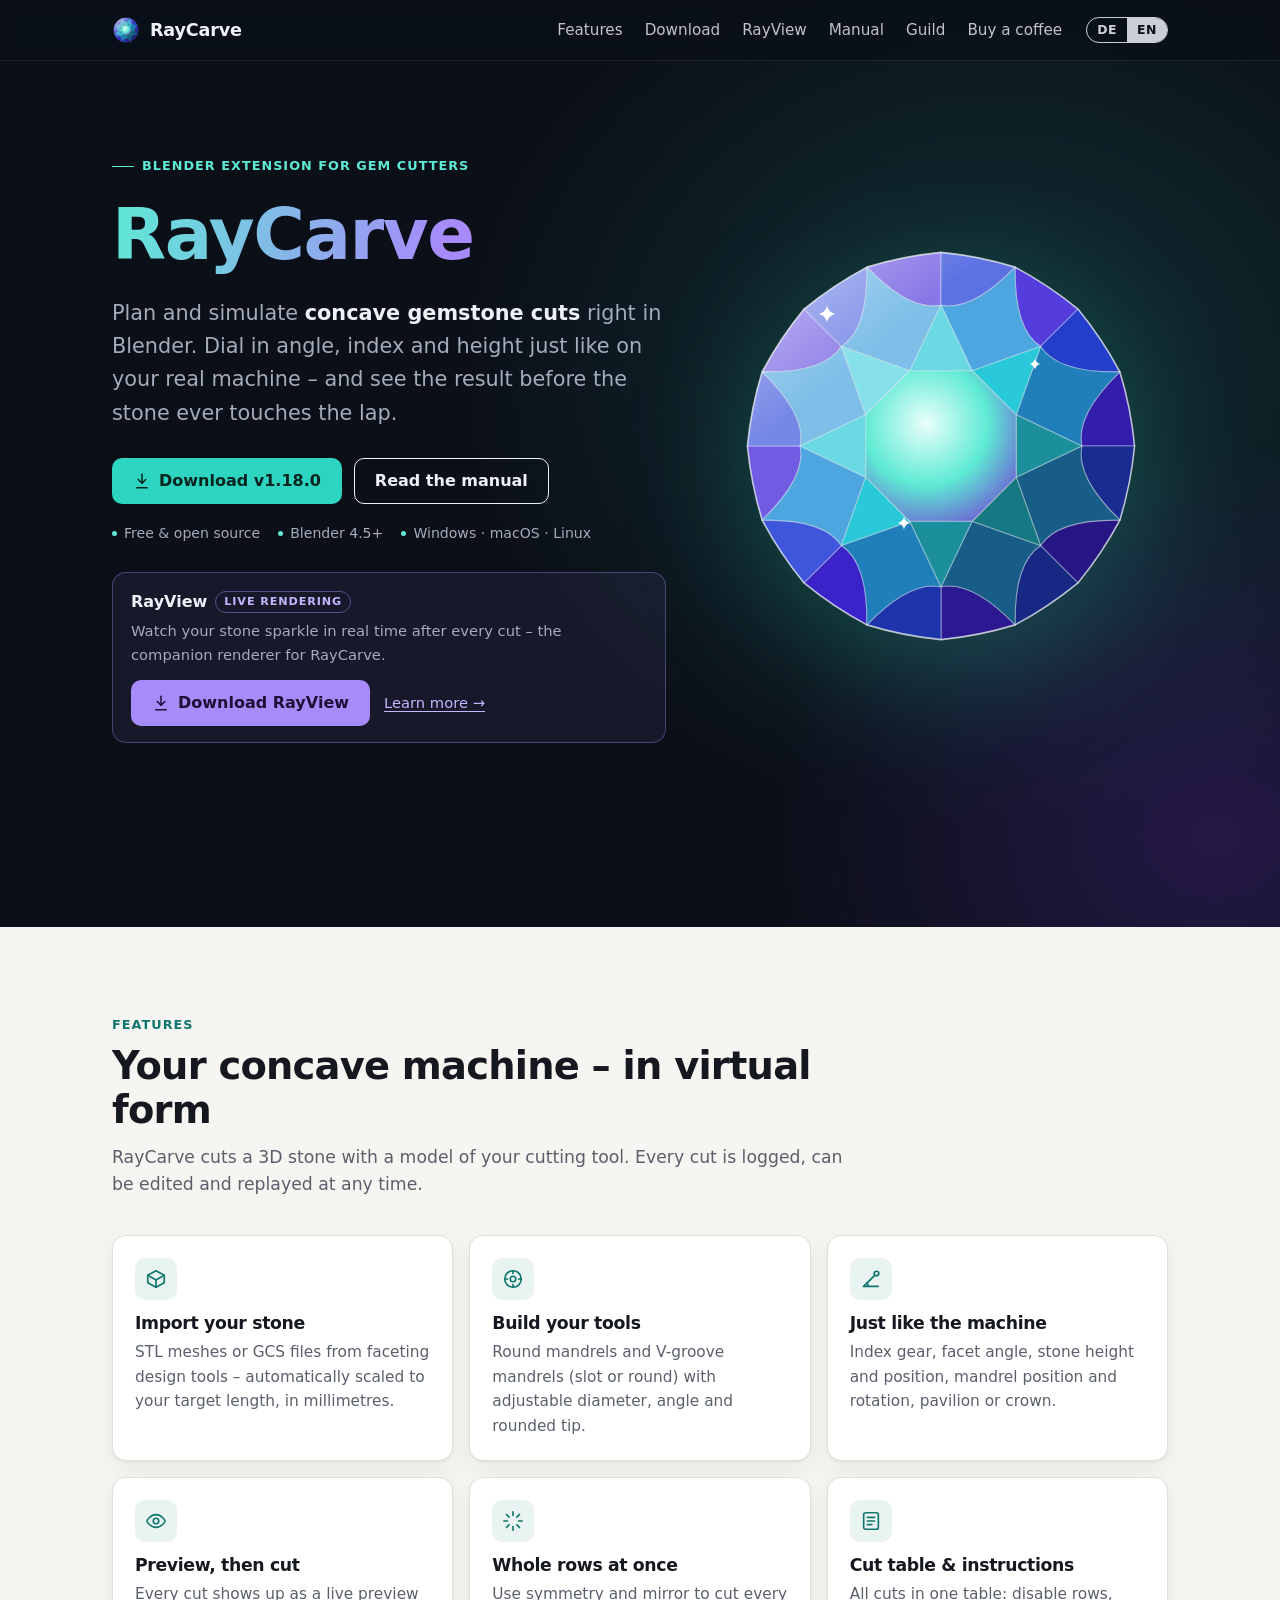
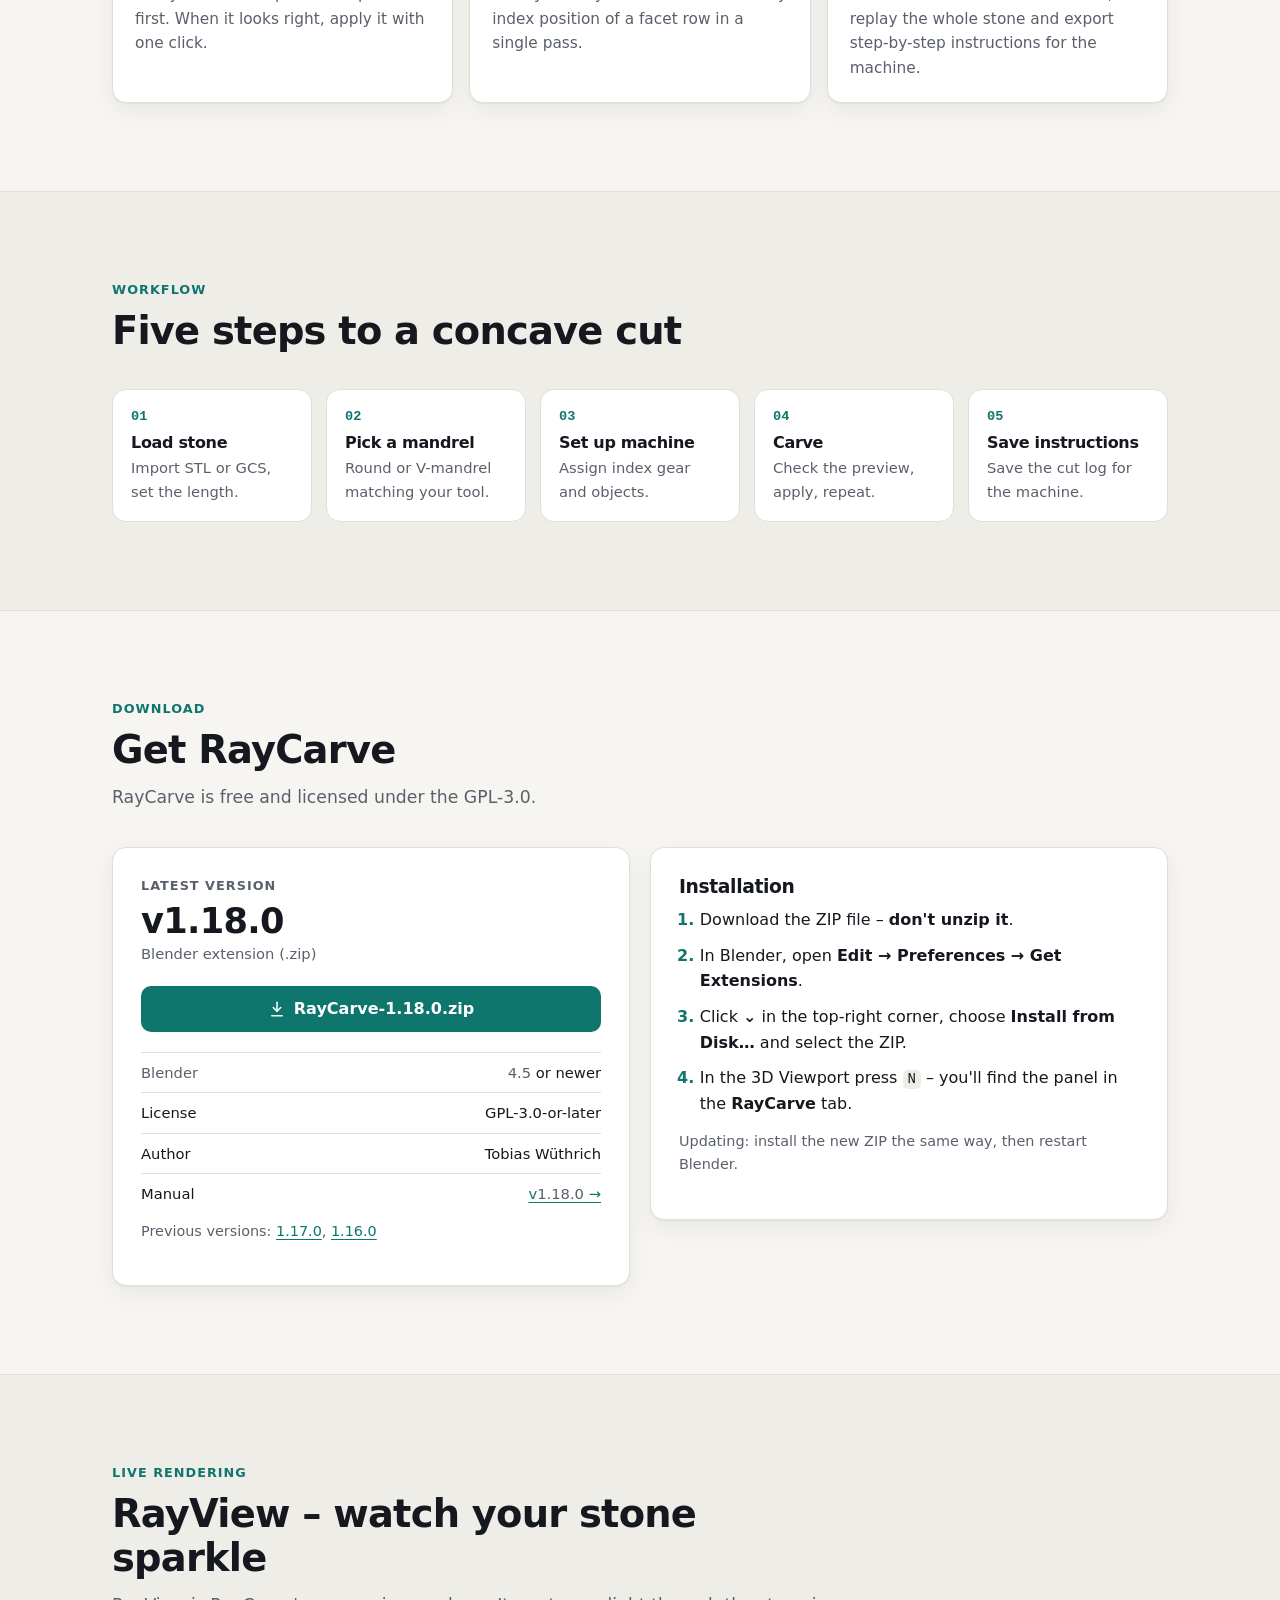
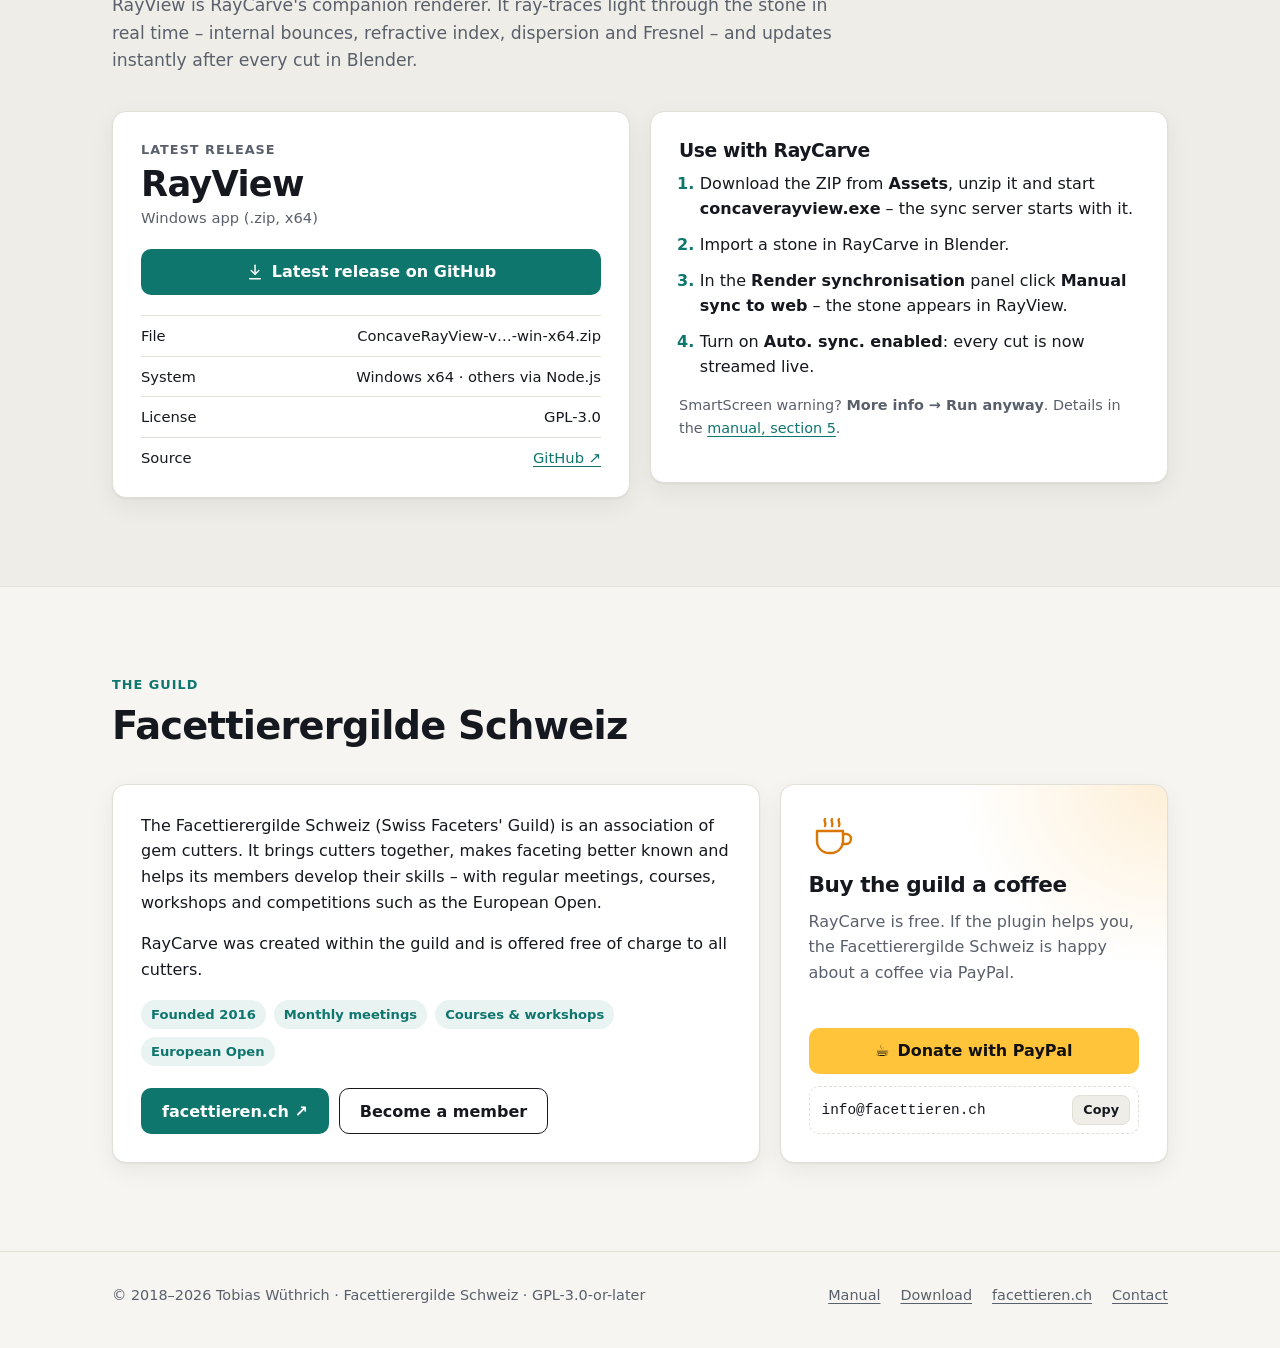
<file: website/index.html>
<!doctype html>
<html lang="de" data-lang="de">
<head>
  <meta charset="utf-8">
  <meta name="viewport" content="width=device-width, initial-scale=1">
  <title>RayCarve – Konkavschliffe in Blender planen</title>
  <meta name="title-de" content="RayCarve – Konkavschliffe in Blender planen">
  <meta name="title-en" content="RayCarve – Plan concave gem cuts in Blender">
  <meta name="description" content="RayCarve is a free Blender extension to plan and simulate concave gemstone faceting, made in the circle of the Facettierergilde Schweiz.">
  <meta name="site-root" content="./">
  <meta name="theme-color" content="#0b0f18">
  <meta property="og:title" content="RayCarve – concave faceting in Blender">
  <meta property="og:description" content="Plan and simulate concave gemstone cuts before the stone touches the machine.">
  <meta property="og:image" content="assets/gem.svg">
  <link rel="icon" href="assets/gem.svg" type="image/svg+xml">
  <link rel="stylesheet" href="assets/style.css">
  <script>
    /* set language before first paint (full logic in site.js) */
    (function () {
      var l = new URLSearchParams(location.search).get("lang");
      try { l = l || localStorage.getItem("raycarve-lang"); } catch (e) {}
      if (l !== "de" && l !== "en") l = /^de\b/i.test(navigator.language || "") ? "de" : "en";
      document.documentElement.setAttribute("data-lang", l);
      document.documentElement.setAttribute("lang", l);
    })();
  </script>
</head>
<body>

<header class="site-header">
  <div class="wrap nav">
    <a class="brand" href="./"><img src="assets/gem.svg" alt="" width="28" height="28">RayCarve</a>
    <nav class="nav-links" aria-label="Main">
      <a href="#features"><span data-l="de">Funktionen</span><span data-l="en">Features</span></a>
      <a href="#download">Download</a>
      <a href="#rayview">RayView</a>
      <a href="manual/"><span data-l="de">Handbuch</span><span data-l="en">Manual</span></a>
      <a href="#gilde"><span data-l="de">Gilde</span><span data-l="en">Guild</span></a>
      <a href="#kaffee"><span data-l="de">Kaffee spendieren</span><span data-l="en">Buy a coffee</span></a>
    </nav>
    <div class="lang-switch" role="group" aria-label="Language">
      <button type="button" data-set-lang="de" aria-pressed="false"><span>DE</span></button>
      <button type="button" data-set-lang="en" aria-pressed="false"><span>EN</span></button>
    </div>
  </div>
</header>

<main>

  <!-- ============ HERO ============ -->
  <section class="hero" aria-labelledby="hero-title">
    <div class="wrap hero-grid">
      <div>
        <div class="eyebrow">
          <span data-l="de">Blender-Erweiterung für Edelsteinschleifer</span>
          <span data-l="en">Blender extension for gem cutters</span>
        </div>
        <h1 id="hero-title"><span class="grad">RayCarve</span></h1>
        <p class="lead" data-l="de">
          Plane und simuliere <strong>Konkavschliffe</strong> direkt in Blender. Stelle Winkel, Index und Höhe ein
          wie an deiner echten Maschine – und sieh das Ergebnis, bevor der Stein die Schleifscheibe berührt.
        </p>
        <p class="lead" data-l="en">
          Plan and simulate <strong>concave gemstone cuts</strong> right in Blender. Dial in angle, index and height
          just like on your real machine – and see the result before the stone ever touches the lap.
        </p>
        <div class="hero-actions">
          <a class="btn btn-primary" data-download href="downloads/RayCarve-1.16.0.zip" download>
            <svg viewBox="0 0 24 24" fill="none" stroke="currentColor" stroke-width="2" stroke-linecap="round" stroke-linejoin="round" aria-hidden="true"><path d="M12 3v12"/><path d="m7 10 5 5 5-5"/><path d="M5 21h14"/></svg>
            <span data-l="de">Download v<span data-version>1.16.0</span></span>
            <span data-l="en">Download v<span data-version>1.16.0</span></span>
          </a>
          <a class="btn btn-ghost" href="manual/">
            <span data-l="de">Zum Handbuch</span><span data-l="en">Read the manual</span>
          </a>
        </div>
        <div class="hero-meta">
          <span data-l="de">Kostenlos &amp; Open Source</span><span data-l="en">Free &amp; open source</span>
          <span>Blender <span data-blender-min>4.5</span>+</span>
          <span>Windows · macOS · Linux</span>
        </div>
        <div class="hero-companion">
          <div class="hc-text">
            <div class="hc-title">RayView <span class="hc-tag"><span data-l="de">Live-Rendering</span><span data-l="en">Live rendering</span></span></div>
            <p data-l="de">Sieh deinen Stein nach jedem Schnitt in Echtzeit funkeln – der Begleit-Renderer zu RayCarve.</p>
            <p data-l="en">Watch your stone sparkle in real time after every cut – the companion renderer for RayCarve.</p>
          </div>
          <div class="hc-actions">
            <a class="btn btn-violet" href="https://github.com/facettierergilde/rayview/releases/latest" target="_blank" rel="noopener">
              <svg viewBox="0 0 24 24" fill="none" stroke="currentColor" stroke-width="2" stroke-linecap="round" stroke-linejoin="round" aria-hidden="true"><path d="M12 3v12"/><path d="m7 10 5 5 5-5"/><path d="M5 21h14"/></svg>
              <span data-l="de">RayView herunterladen</span><span data-l="en">Download RayView</span>
            </a>
            <a class="hc-more" href="#rayview"><span data-l="de">Mehr erfahren</span><span data-l="en">Learn more</span> →</a>
          </div>
        </div>
      </div>
      <div class="hero-art" aria-hidden="true">
        <img src="assets/gem.svg" alt="" width="440" height="440">
        <svg class="spark" style="left:22%;top:18%" viewBox="0 0 24 24"><path fill="currentColor" d="M12 0c.6 6.5 5.5 11.4 12 12-6.5.6-11.4 5.5-12 12-.6-6.5-5.5-11.4-12-12C6.5 11.4 11.4 6.5 12 0z"/></svg>
        <svg class="spark s2" style="left:70%;top:30%" viewBox="0 0 24 24"><path fill="currentColor" d="M12 0c.6 6.5 5.5 11.4 12 12-6.5.6-11.4 5.5-12 12-.6-6.5-5.5-11.4-12-12C6.5 11.4 11.4 6.5 12 0z"/></svg>
        <svg class="spark s3" style="left:40%;top:66%" viewBox="0 0 24 24"><path fill="currentColor" d="M12 0c.6 6.5 5.5 11.4 12 12-6.5.6-11.4 5.5-12 12-.6-6.5-5.5-11.4-12-12C6.5 11.4 11.4 6.5 12 0z"/></svg>
      </div>
    </div>
  </section>

  <!-- ============ FEATURES ============ -->
  <section id="features" aria-labelledby="features-title">
    <div class="wrap">
      <div class="section-head">
        <div class="kicker"><span data-l="de">Funktionen</span><span data-l="en">Features</span></div>
        <h2 id="features-title">
          <span data-l="de">Deine Konkavmaschine – virtuell</span>
          <span data-l="en">Your concave machine – in virtual form</span>
        </h2>
        <p data-l="de">RayCarve schneidet einen 3D-Stein mit dem Modell deines Schleifwerkzeugs. Jeder Schnitt wird protokolliert, lässt sich ändern und jederzeit neu berechnen.</p>
        <p data-l="en">RayCarve cuts a 3D stone with a model of your cutting tool. Every cut is logged, can be edited and replayed at any time.</p>
      </div>

      <div class="features">
        <article class="card feature">
          <div class="icon"><svg viewBox="0 0 24 24" fill="none" stroke="currentColor" stroke-width="1.8" stroke-linecap="round" stroke-linejoin="round"><path d="M12 3 3 8l9 5 9-5-9-5z"/><path d="m3 8v8l9 5 9-5V8"/><path d="M12 13v8"/></svg></div>
          <h3><span data-l="de">Stein importieren</span><span data-l="en">Import your stone</span></h3>
          <p data-l="de">STL-Modelle oder GCS-Dateien aus Facetten-Designprogrammen – automatisch auf die gewünschte Länge skaliert, in Millimetern.</p>
          <p data-l="en">STL meshes or GCS files from faceting design tools – automatically scaled to your target length, in millimetres.</p>
        </article>
        <article class="card feature">
          <div class="icon"><svg viewBox="0 0 24 24" fill="none" stroke="currentColor" stroke-width="1.8" stroke-linecap="round" stroke-linejoin="round"><circle cx="12" cy="12" r="9"/><circle cx="12" cy="12" r="3"/><path d="M12 3v3M12 18v3M3 12h3M18 12h3"/></svg></div>
          <h3><span data-l="de">Werkzeuge erzeugen</span><span data-l="en">Build your tools</span></h3>
          <p data-l="de">Runde Walzen und V-Walzen (gerade oder rund) mit wählbarem Durchmesser, Winkel und abgerundeter Spitze.</p>
          <p data-l="en">Round mandrels and V-groove mandrels (slot or round) with adjustable diameter, angle and rounded tip.</p>
        </article>
        <article class="card feature">
          <div class="icon"><svg viewBox="0 0 24 24" fill="none" stroke="currentColor" stroke-width="1.8" stroke-linecap="round" stroke-linejoin="round"><path d="M4 20h16"/><path d="M4 20 16 8"/><path d="M9 20a5 5 0 0 0-1.5-3.5"/><circle cx="18" cy="6" r="2.5"/></svg></div>
          <h3><span data-l="de">Wie an der Maschine</span><span data-l="en">Just like the machine</span></h3>
          <p data-l="de">Indexrad, Facettenwinkel, Steinhöhe und -position, Walzenposition und -drehung, Pavillon oder Krone.</p>
          <p data-l="en">Index gear, facet angle, stone height and position, mandrel position and rotation, pavilion or crown.</p>
        </article>
        <article class="card feature">
          <div class="icon"><svg viewBox="0 0 24 24" fill="none" stroke="currentColor" stroke-width="1.8" stroke-linecap="round" stroke-linejoin="round"><path d="M2 12s3.5-7 10-7 10 7 10 7-3.5 7-10 7S2 12 2 12z"/><circle cx="12" cy="12" r="3"/></svg></div>
          <h3><span data-l="de">Erst Vorschau, dann Schnitt</span><span data-l="en">Preview, then cut</span></h3>
          <p data-l="de">Jeder Schnitt erscheint zuerst als Vorschau. Passt er, wird er mit einem Klick übernommen.</p>
          <p data-l="en">Every cut shows up as a live preview first. When it looks right, apply it with one click.</p>
        </article>
        <article class="card feature">
          <div class="icon"><svg viewBox="0 0 24 24" fill="none" stroke="currentColor" stroke-width="1.8" stroke-linecap="round" stroke-linejoin="round"><path d="M12 2v4M12 18v4M4.9 4.9l2.8 2.8M16.3 16.3l2.8 2.8M2 12h4M18 12h4M4.9 19.1l2.8-2.8M16.3 7.7l2.8-2.8"/></svg></div>
          <h3><span data-l="de">Ganze Reihen auf einmal</span><span data-l="en">Whole rows at once</span></h3>
          <p data-l="de">Mit Symmetrie und Spiegelung alle Indexpositionen einer Facettenreihe in einem Durchgang schleifen.</p>
          <p data-l="en">Use symmetry and mirror to cut every index position of a facet row in a single pass.</p>
        </article>
        <article class="card feature">
          <div class="icon"><svg viewBox="0 0 24 24" fill="none" stroke="currentColor" stroke-width="1.8" stroke-linecap="round" stroke-linejoin="round"><rect x="4" y="3" width="16" height="18" rx="2"/><path d="M8 8h8M8 12h8M8 16h5"/></svg></div>
          <h3><span data-l="de">Schleiftabelle &amp; Anleitung</span><span data-l="en">Cut table &amp; instructions</span></h3>
          <p data-l="de">Alle Schnitte in einer Tabelle: einzelne Zeilen deaktivieren, neu schleifen lassen und die Anleitung für die Maschine exportieren.</p>
          <p data-l="en">All cuts in one table: disable rows, replay the whole stone and export step-by-step instructions for the machine.</p>
        </article>
      </div>
    </div>
  </section>

  <!-- ============ WORKFLOW ============ -->
  <section class="alt" aria-labelledby="workflow-title">
    <div class="wrap">
      <div class="section-head">
        <div class="kicker"><span data-l="de">Ablauf</span><span data-l="en">Workflow</span></div>
        <h2 id="workflow-title"><span data-l="de">In fünf Schritten zum Konkavschliff</span><span data-l="en">Five steps to a concave cut</span></h2>
      </div>
      <ol class="steps">
        <li><h3><span data-l="de">Stein laden</span><span data-l="en">Load stone</span></h3>
          <p data-l="de">STL oder GCS importieren, Länge festlegen.</p><p data-l="en">Import STL or GCS, set the length.</p></li>
        <li><h3><span data-l="de">Walze wählen</span><span data-l="en">Pick a mandrel</span></h3>
          <p data-l="de">Runde oder V-Walze passend zu deinem Werkzeug.</p><p data-l="en">Round or V-mandrel matching your tool.</p></li>
        <li><h3><span data-l="de">Maschine einrichten</span><span data-l="en">Set up machine</span></h3>
          <p data-l="de">Indexrad und Objekte zuweisen.</p><p data-l="en">Assign index gear and objects.</p></li>
        <li><h3><span data-l="de">Schleifen</span><span data-l="en">Carve</span></h3>
          <p data-l="de">Vorschau prüfen, übernehmen, wiederholen.</p><p data-l="en">Check the preview, apply, repeat.</p></li>
        <li><h3><span data-l="de">Anleitung sichern</span><span data-l="en">Save instructions</span></h3>
          <p data-l="de">Schleifprotokoll für die Maschine speichern.</p><p data-l="en">Save the cut log for the machine.</p></li>
      </ol>
    </div>
  </section>

  <!-- ============ DOWNLOAD ============ -->
  <section id="download" aria-labelledby="download-title">
    <div class="wrap">
      <div class="section-head">
        <div class="kicker">Download</div>
        <h2 id="download-title"><span data-l="de">RayCarve herunterladen</span><span data-l="en">Get RayCarve</span></h2>
        <p data-l="de">RayCarve ist kostenlos und steht unter der GPL-3.0-Lizenz.</p>
        <p data-l="en">RayCarve is free and licensed under the GPL-3.0.</p>
      </div>
      <div class="download-grid">
        <div class="card dl-card">
          <div class="kicker" style="font-size:.8rem;font-weight:700;letter-spacing:.08em;text-transform:uppercase;color:var(--muted)">
            <span data-l="de">Aktuelle Version</span><span data-l="en">Latest version</span>
          </div>
          <div class="version">v<span data-version>1.16.0</span></div>
          <div class="sub"><span data-l="de">Blender-Erweiterung (.zip)</span><span data-l="en">Blender extension (.zip)</span></div>
          <a class="btn btn-primary" data-download href="downloads/RayCarve-1.16.0.zip" download>
            <svg viewBox="0 0 24 24" fill="none" stroke="currentColor" stroke-width="2" stroke-linecap="round" stroke-linejoin="round" aria-hidden="true"><path d="M12 3v12"/><path d="m7 10 5 5 5-5"/><path d="M5 21h14"/></svg>
            <span>RayCarve-<span data-version>1.16.0</span>.zip</span>
          </a>
          <ul class="facts">
            <li><span>Blender</span><span><span data-blender-min>4.5</span> <span data-l="de">oder neuer</span><span data-l="en">or newer</span></span></li>
            <li><span data-l="de">Lizenz</span><span data-l="en">License</span><span>GPL-3.0-or-later</span></li>
            <li><span data-l="de">Autor</span><span data-l="en">Author</span><span>Tobias Wüthrich</span></li>
            <li><span data-l="de">Handbuch</span><span data-l="en">Manual</span><span><a href="manual/">v<span data-version>1.16.0</span> →</a></span></li>
          </ul>
          <p class="older" id="older-versions" hidden>
            <span data-l="de">Frühere Versionen:</span><span data-l="en">Previous versions:</span> <span class="list"></span>
          </p>
        </div>
        <div class="card dl-card install">
          <h3><span data-l="de">Installation</span><span data-l="en">Installation</span></h3>
          <ol data-l="de">
            <li>ZIP-Datei herunterladen – <strong>nicht entpacken</strong>.</li>
            <li>In Blender <strong>Edit → Preferences → Get Extensions</strong> öffnen (Bearbeiten → Einstellungen).</li>
            <li>Oben rechts auf <strong>⌄</strong> klicken, <strong>Install from Disk…</strong> wählen und die ZIP-Datei öffnen.</li>
            <li>In der 3D-Ansicht <kbd>N</kbd> drücken – das Panel findest du im Reiter <strong>RayCarve</strong>.</li>
          </ol>
          <ol data-l="en">
            <li>Download the ZIP file – <strong>don't unzip it</strong>.</li>
            <li>In Blender, open <strong>Edit → Preferences → Get Extensions</strong>.</li>
            <li>Click <strong>⌄</strong> in the top-right corner, choose <strong>Install from Disk…</strong> and select the ZIP.</li>
            <li>In the 3D Viewport press <kbd>N</kbd> – you'll find the panel in the <strong>RayCarve</strong> tab.</li>
          </ol>
          <p class="older" data-l="de">Update: Einfach die neue ZIP-Datei gleich installieren und Blender neu starten.</p>
          <p class="older" data-l="en">Updating: install the new ZIP the same way, then restart Blender.</p>
        </div>
      </div>
    </div>
  </section>

  <!-- ============ RAYVIEW ============ -->
  <section id="rayview" class="alt" aria-labelledby="rayview-title">
    <div class="wrap">
      <div class="section-head">
        <div class="kicker"><span data-l="de">Live-Rendering</span><span data-l="en">Live rendering</span></div>
        <h2 id="rayview-title"><span data-l="de">RayView – sieh deinen Stein funkeln</span><span data-l="en">RayView – watch your stone sparkle</span></h2>
        <p data-l="de">RayView ist der Begleit-Renderer zu RayCarve. Er verfolgt das Licht in Echtzeit durch den Stein – mit inneren Reflexionen, Brechungsindex, Dispersion und Fresnel – und zeigt nach jedem Schnitt in Blender sofort das neue Ergebnis.</p>
        <p data-l="en">RayView is RayCarve's companion renderer. It ray-traces light through the stone in real time – internal bounces, refractive index, dispersion and Fresnel – and updates instantly after every cut in Blender.</p>
      </div>
      <div class="download-grid">
        <div class="card dl-card">
          <div class="kicker" style="font-size:.8rem;font-weight:700;letter-spacing:.08em;text-transform:uppercase;color:var(--muted)">
            <span data-l="de">Neueste Version</span><span data-l="en">Latest release</span>
          </div>
          <div class="version">RayView</div>
          <div class="sub"><span data-l="de">Windows-App (.zip, x64)</span><span data-l="en">Windows app (.zip, x64)</span></div>
          <a class="btn btn-primary" href="https://github.com/facettierergilde/rayview/releases/latest" target="_blank" rel="noopener">
            <svg viewBox="0 0 24 24" fill="none" stroke="currentColor" stroke-width="2" stroke-linecap="round" stroke-linejoin="round" aria-hidden="true"><path d="M12 3v12"/><path d="m7 10 5 5 5-5"/><path d="M5 21h14"/></svg>
            <span data-l="de">Neueste Version auf GitHub</span><span data-l="en">Latest release on GitHub</span>
          </a>
          <ul class="facts">
            <li><span data-l="de">Datei</span><span data-l="en">File</span><span>ConcaveRayView-v…-win-x64.zip</span></li>
            <li><span data-l="de">System</span><span data-l="en">System</span><span><span data-l="de">Windows x64 · andere via Node.js</span><span data-l="en">Windows x64 · others via Node.js</span></span></li>
            <li><span data-l="de">Lizenz</span><span data-l="en">License</span><span>GPL-3.0</span></li>
            <li><span data-l="de">Quellcode</span><span data-l="en">Source</span><span><a href="https://github.com/facettierergilde/rayview" target="_blank" rel="noopener">GitHub ↗</a></span></li>
          </ul>
        </div>
        <div class="card dl-card install">
          <h3><span data-l="de">Mit RayCarve verwenden</span><span data-l="en">Use with RayCarve</span></h3>
          <ol data-l="de">
            <li>ZIP aus <strong>Assets</strong> herunterladen, entpacken und <strong>concaverayview.exe</strong> starten – der Sync-Server läuft automatisch mit.</li>
            <li>In Blender einen Stein in RayCarve importieren.</li>
            <li>Im Panel <strong>Render synchronisation</strong> auf <strong>Manual sync to web</strong> klicken – der Stein erscheint in RayView.</li>
            <li><strong>Auto. sync. enabled</strong> einschalten: Jeder Schnitt wird nun live übertragen.</li>
          </ol>
          <ol data-l="en">
            <li>Download the ZIP from <strong>Assets</strong>, unzip it and start <strong>concaverayview.exe</strong> – the sync server starts with it.</li>
            <li>Import a stone in RayCarve in Blender.</li>
            <li>In the <strong>Render synchronisation</strong> panel click <strong>Manual sync to web</strong> – the stone appears in RayView.</li>
            <li>Turn on <strong>Auto. sync. enabled</strong>: every cut is now streamed live.</li>
          </ol>
          <p class="older" data-l="de">Windows-SmartScreen-Warnung? <strong>Weitere Informationen → Trotzdem ausführen</strong>. Details im <a href="manual/">Handbuch, Abschnitt 5</a>.</p>
          <p class="older" data-l="en">SmartScreen warning? <strong>More info → Run anyway</strong>. Details in the <a href="manual/">manual, section 5</a>.</p>
        </div>
      </div>
    </div>
  </section>

  <!-- ============ GUILD + COFFEE ============ -->
  <section id="gilde" aria-labelledby="guild-title">
    <div class="wrap">
      <div class="section-head">
        <div class="kicker"><span data-l="de">Die Gilde</span><span data-l="en">The guild</span></div>
        <h2 id="guild-title">Facettierergilde Schweiz</h2>
      </div>
      <div class="guild-grid">
        <div class="card guild-card">
          <p data-l="de">
            Die Facettierergilde Schweiz ist ein Verein von Edelsteinschleiferinnen und Edelsteinschleifern.
            Sie fördert den Kontakt unter den Schleifern, will das Facettieren bekannter machen und hilft,
            das Können ihrer Mitglieder weiterzuentwickeln – mit regelmässigen Treffen, Kursen, Workshops
            und Wettbewerben wie der European Open.
          </p>
          <p data-l="de">RayCarve ist im Umfeld der Gilde entstanden und wird allen Schleifern kostenlos zur Verfügung gestellt.</p>
          <p data-l="en">
            The Facettierergilde Schweiz (Swiss Faceters' Guild) is an association of gem cutters. It brings cutters
            together, makes faceting better known and helps its members develop their skills – with regular meetings,
            courses, workshops and competitions such as the European Open.
          </p>
          <p data-l="en">RayCarve was created within the guild and is offered free of charge to all cutters.</p>
          <div class="facts-inline">
            <span class="pill"><span data-l="de">Gegründet 2016</span><span data-l="en">Founded 2016</span></span>
            <span class="pill"><span data-l="de">Monatliche Treffen</span><span data-l="en">Monthly meetings</span></span>
            <span class="pill"><span data-l="de">Kurse &amp; Workshops</span><span data-l="en">Courses &amp; workshops</span></span>
            <span class="pill">European Open</span>
          </div>
          <div style="display:flex;flex-wrap:wrap;gap:10px">
            <a class="btn btn-primary" href="https://www.facettieren.ch" target="_blank" rel="noopener">facettieren.ch ↗</a>
            <a class="btn btn-ghost" href="https://www.facettieren.ch/mitgliedschaft-membership/" target="_blank" rel="noopener">
              <span data-l="de">Mitglied werden</span><span data-l="en">Become a member</span>
            </a>
          </div>
        </div>

        <aside id="kaffee" class="card coffee" aria-labelledby="coffee-title">
          <svg class="cup" viewBox="0 0 48 48" fill="none" stroke="currentColor" stroke-width="2.4" stroke-linecap="round" stroke-linejoin="round" aria-hidden="true">
            <path d="M8 18h26v10a12 12 0 0 1-12 12h-2A12 12 0 0 1 8 28V18z"/>
            <path d="M34 21h3a5 5 0 0 1 0 10h-3.5"/>
            <path d="M16 6c-2 2 2 4 0 7M23 6c-2 2 2 4 0 7M30 6c-2 2 2 4 0 7"/>
          </svg>
          <h3 id="coffee-title"><span data-l="de">Spendiere der Gilde einen Kaffee</span><span data-l="en">Buy the guild a coffee</span></h3>
          <p data-l="de">RayCarve ist kostenlos. Wenn dir das Plugin hilft, freut sich die Facettierergilde Schweiz über einen Kaffee via PayPal.</p>
          <p data-l="en">RayCarve is free. If the plugin helps you, the Facettierergilde Schweiz is happy about a coffee via PayPal.</p>
          <a class="btn btn-paypal" target="_blank" rel="noopener"
             href="https://www.paypal.com/donate/?business=info%40facettieren.ch&amp;no_recurring=1&amp;currency_code=CHF&amp;item_name=Kaffee%20f%C3%BCr%20die%20Facettierergilde%20Schweiz%20(RayCarve)">
            ☕ <span data-l="de">Mit PayPal spendieren</span><span data-l="en">Donate with PayPal</span>
          </a>
          <div class="addr">
            <span>info@facettieren.ch</span>
            <button type="button" class="copy-btn" data-copy="info@facettieren.ch"><span data-l="de">Kopieren</span><span data-l="en">Copy</span></button>
          </div>
        </aside>
      </div>
    </div>
  </section>

</main>

<footer class="site-footer">
  <div class="wrap row">
    <div>© 2018–2026 Tobias Wüthrich · Facettierergilde Schweiz · GPL-3.0-or-later</div>
    <nav aria-label="Footer">
      <a href="manual/"><span data-l="de">Handbuch</span><span data-l="en">Manual</span></a>
      <a href="#download">Download</a>
      <a href="https://www.facettieren.ch" target="_blank" rel="noopener">facettieren.ch</a>
      <a href="https://www.facettieren.ch/kontakt/" target="_blank" rel="noopener"><span data-l="de">Kontakt</span><span data-l="en">Contact</span></a>
    </nav>
  </div>
</footer>

<script src="assets/site.js" defer></script>
</body>
</html>
</file>
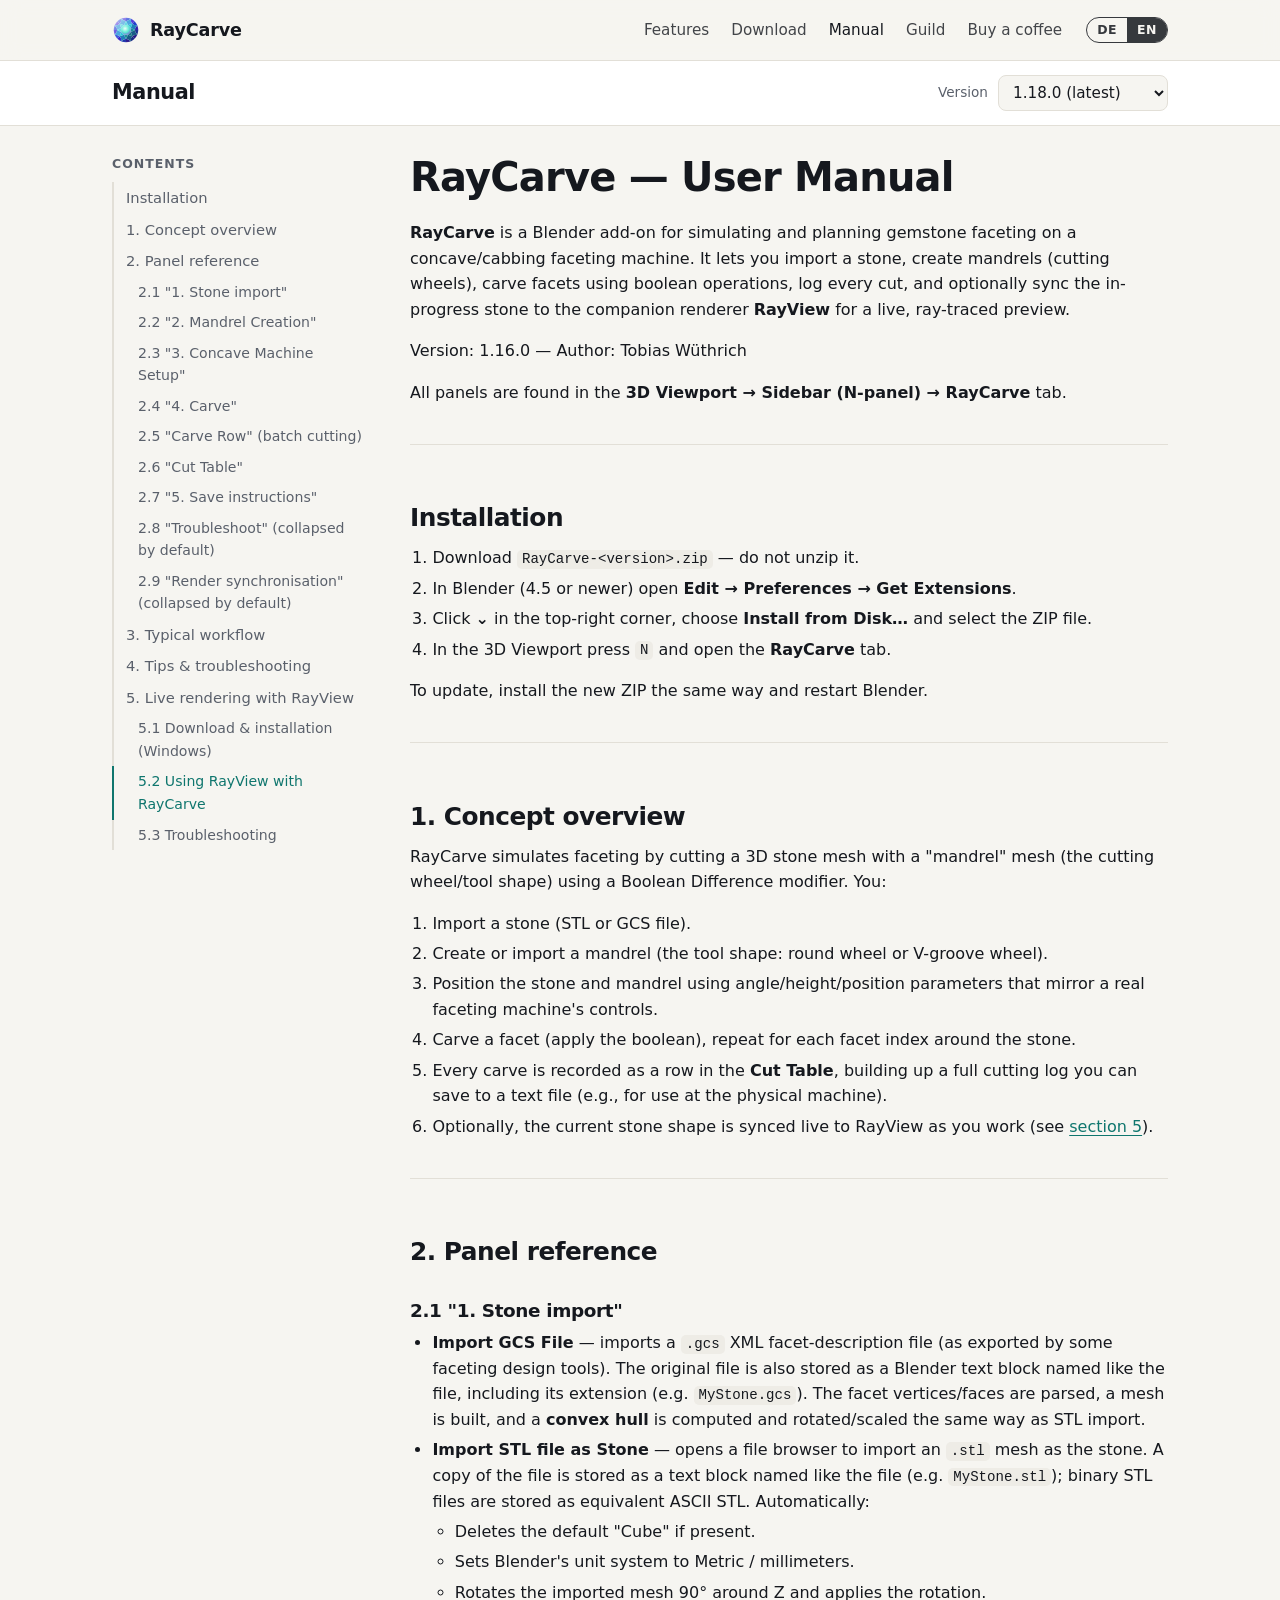
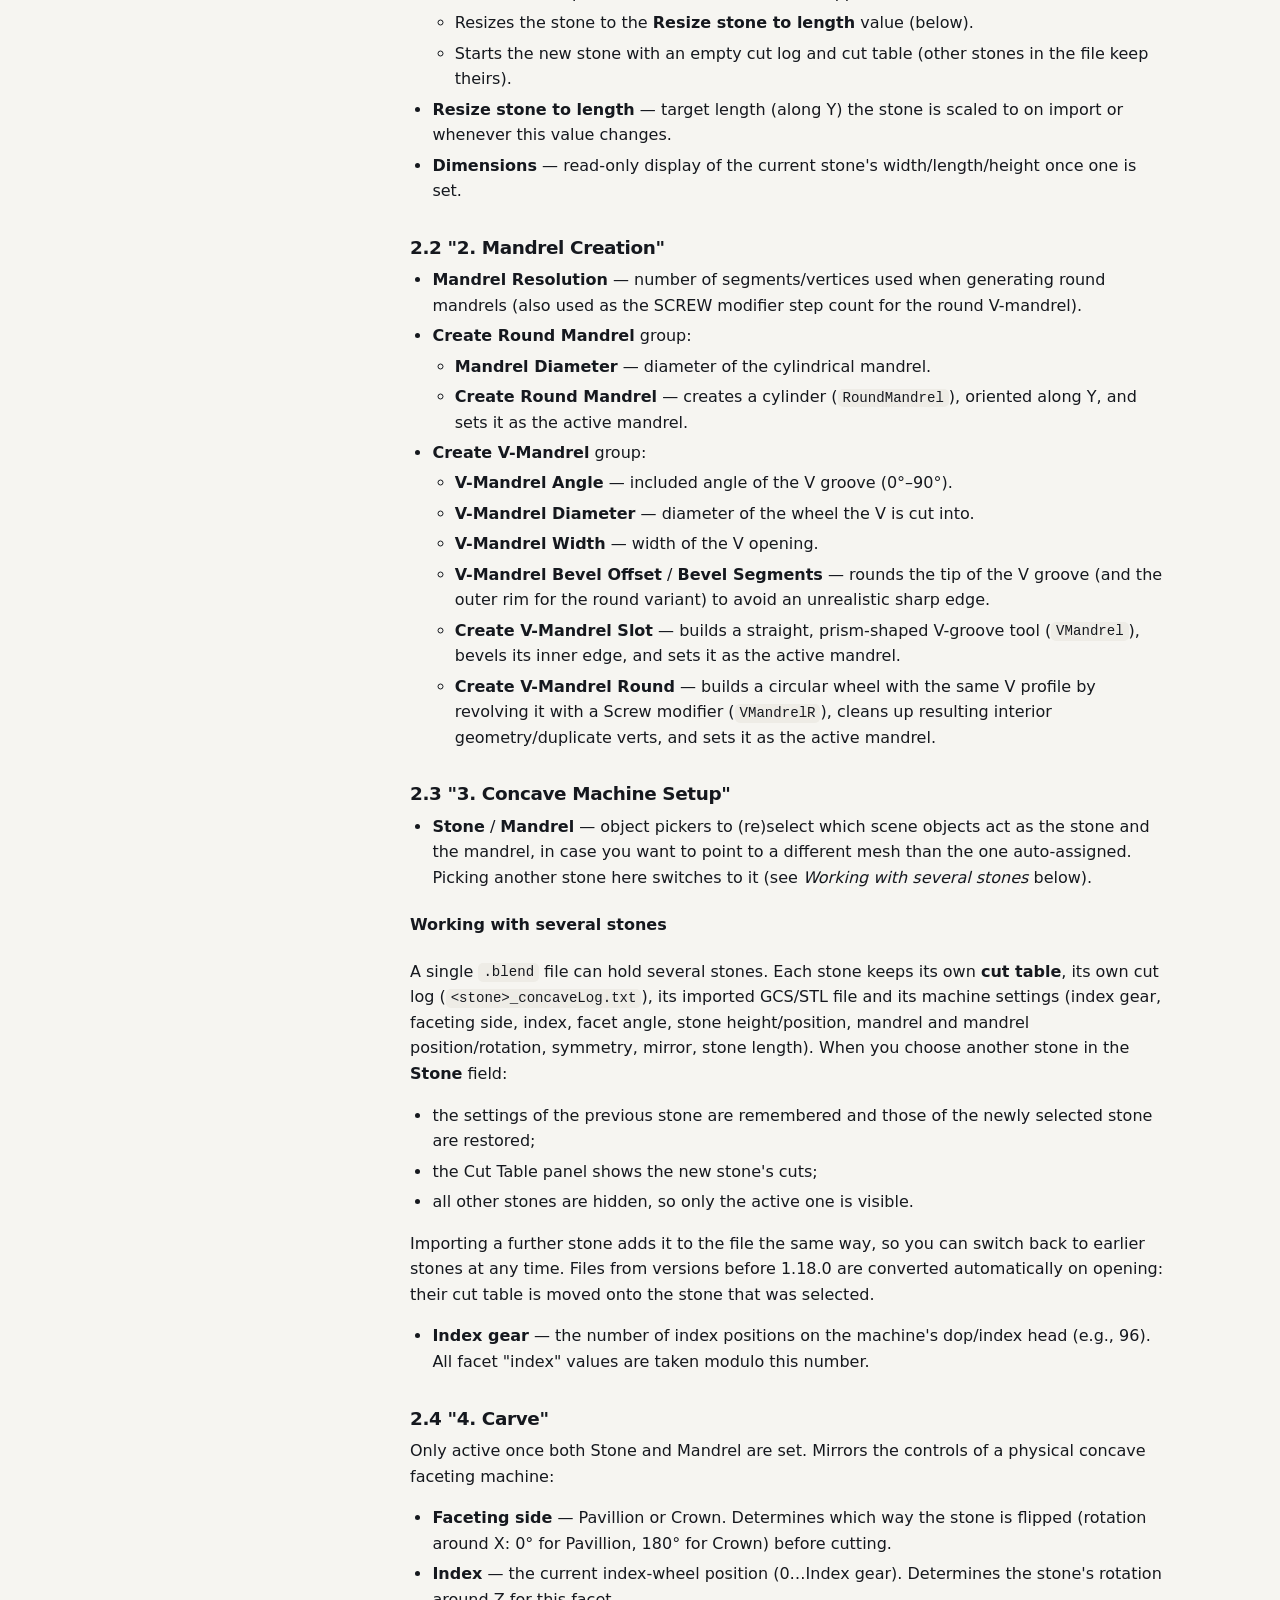
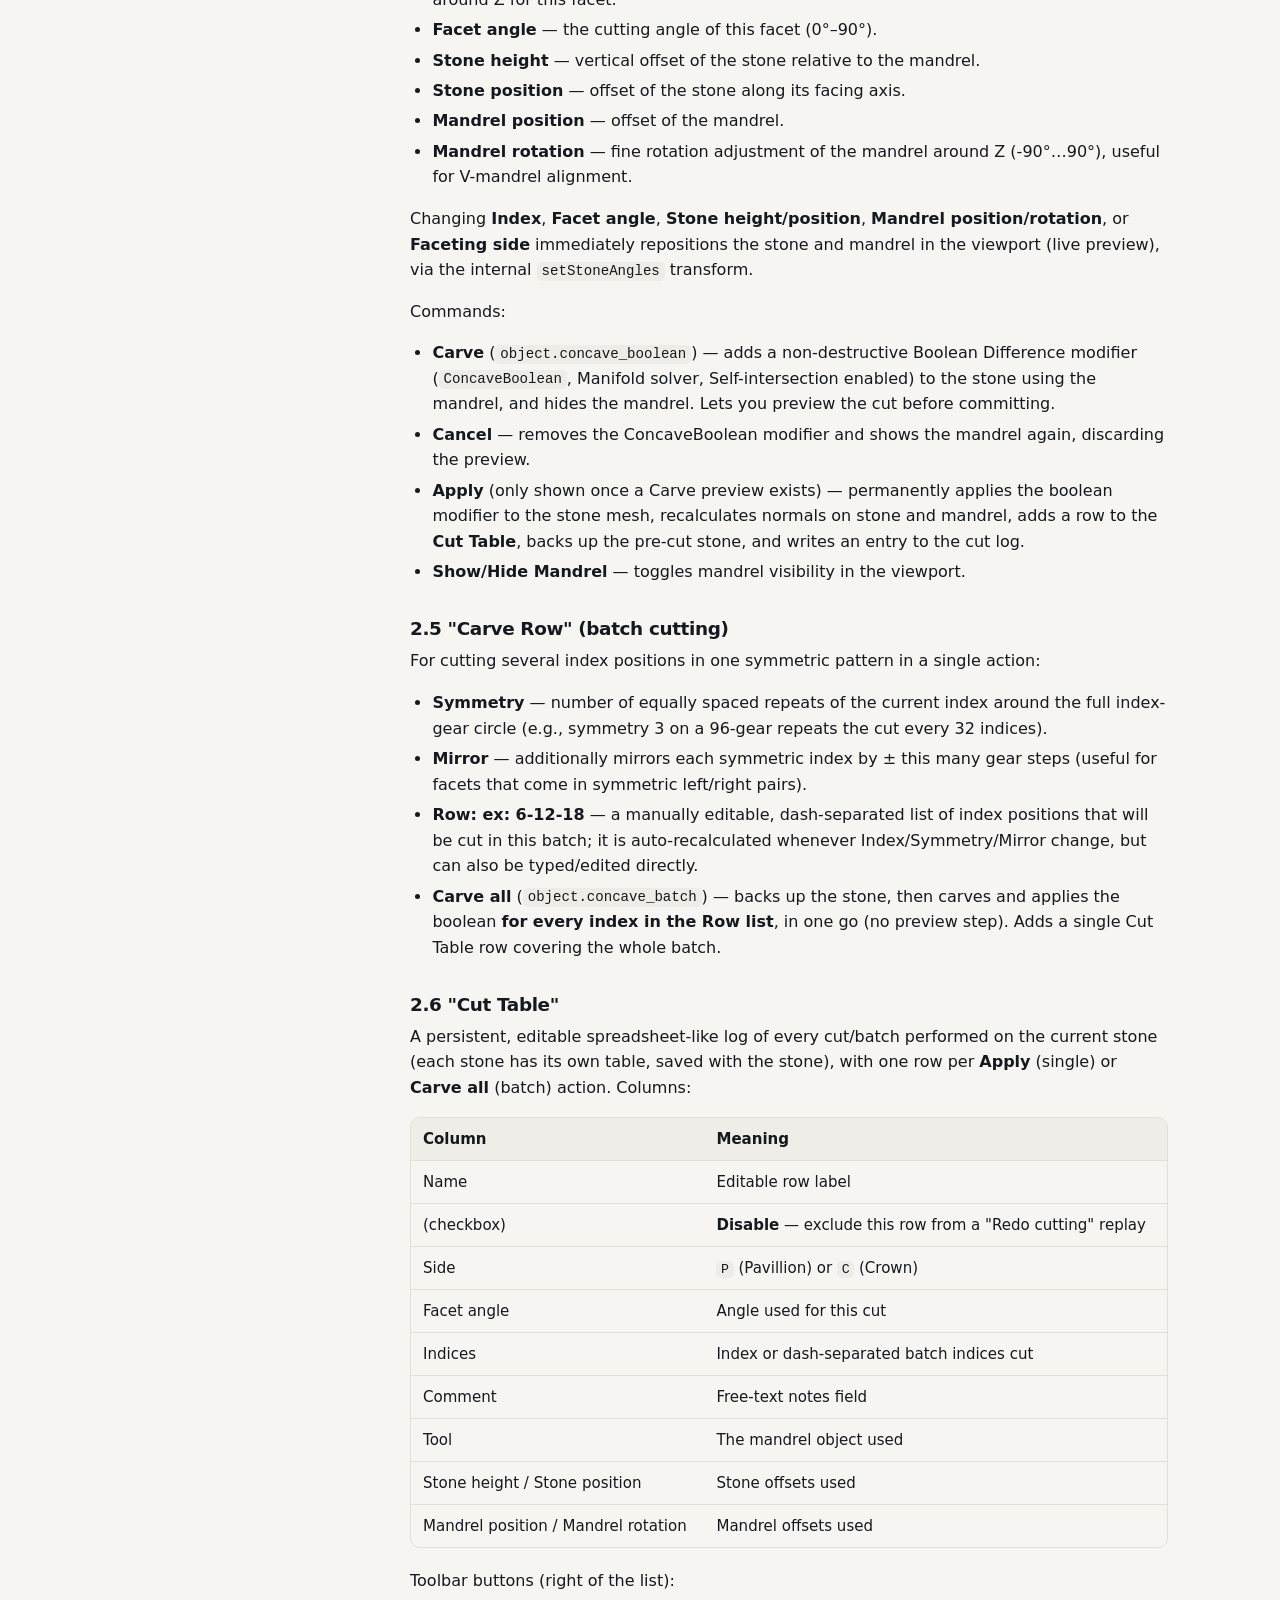
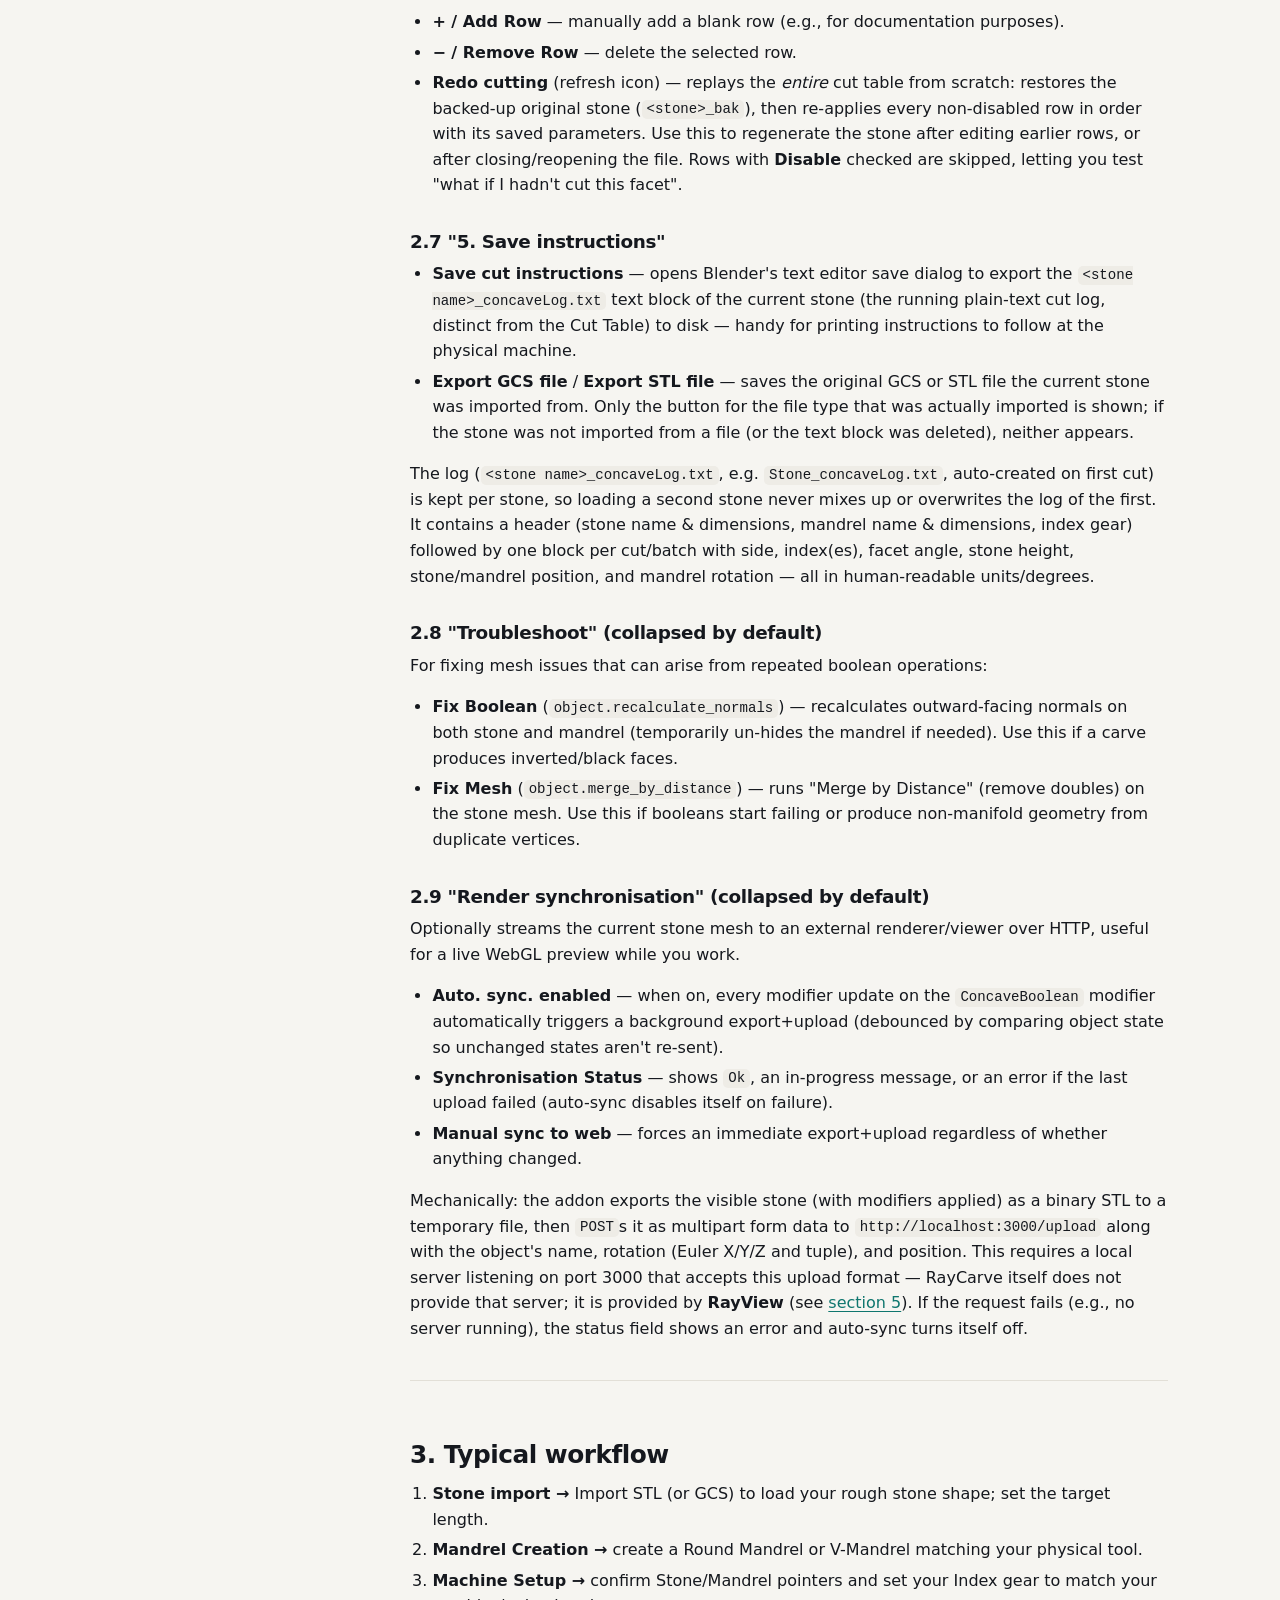
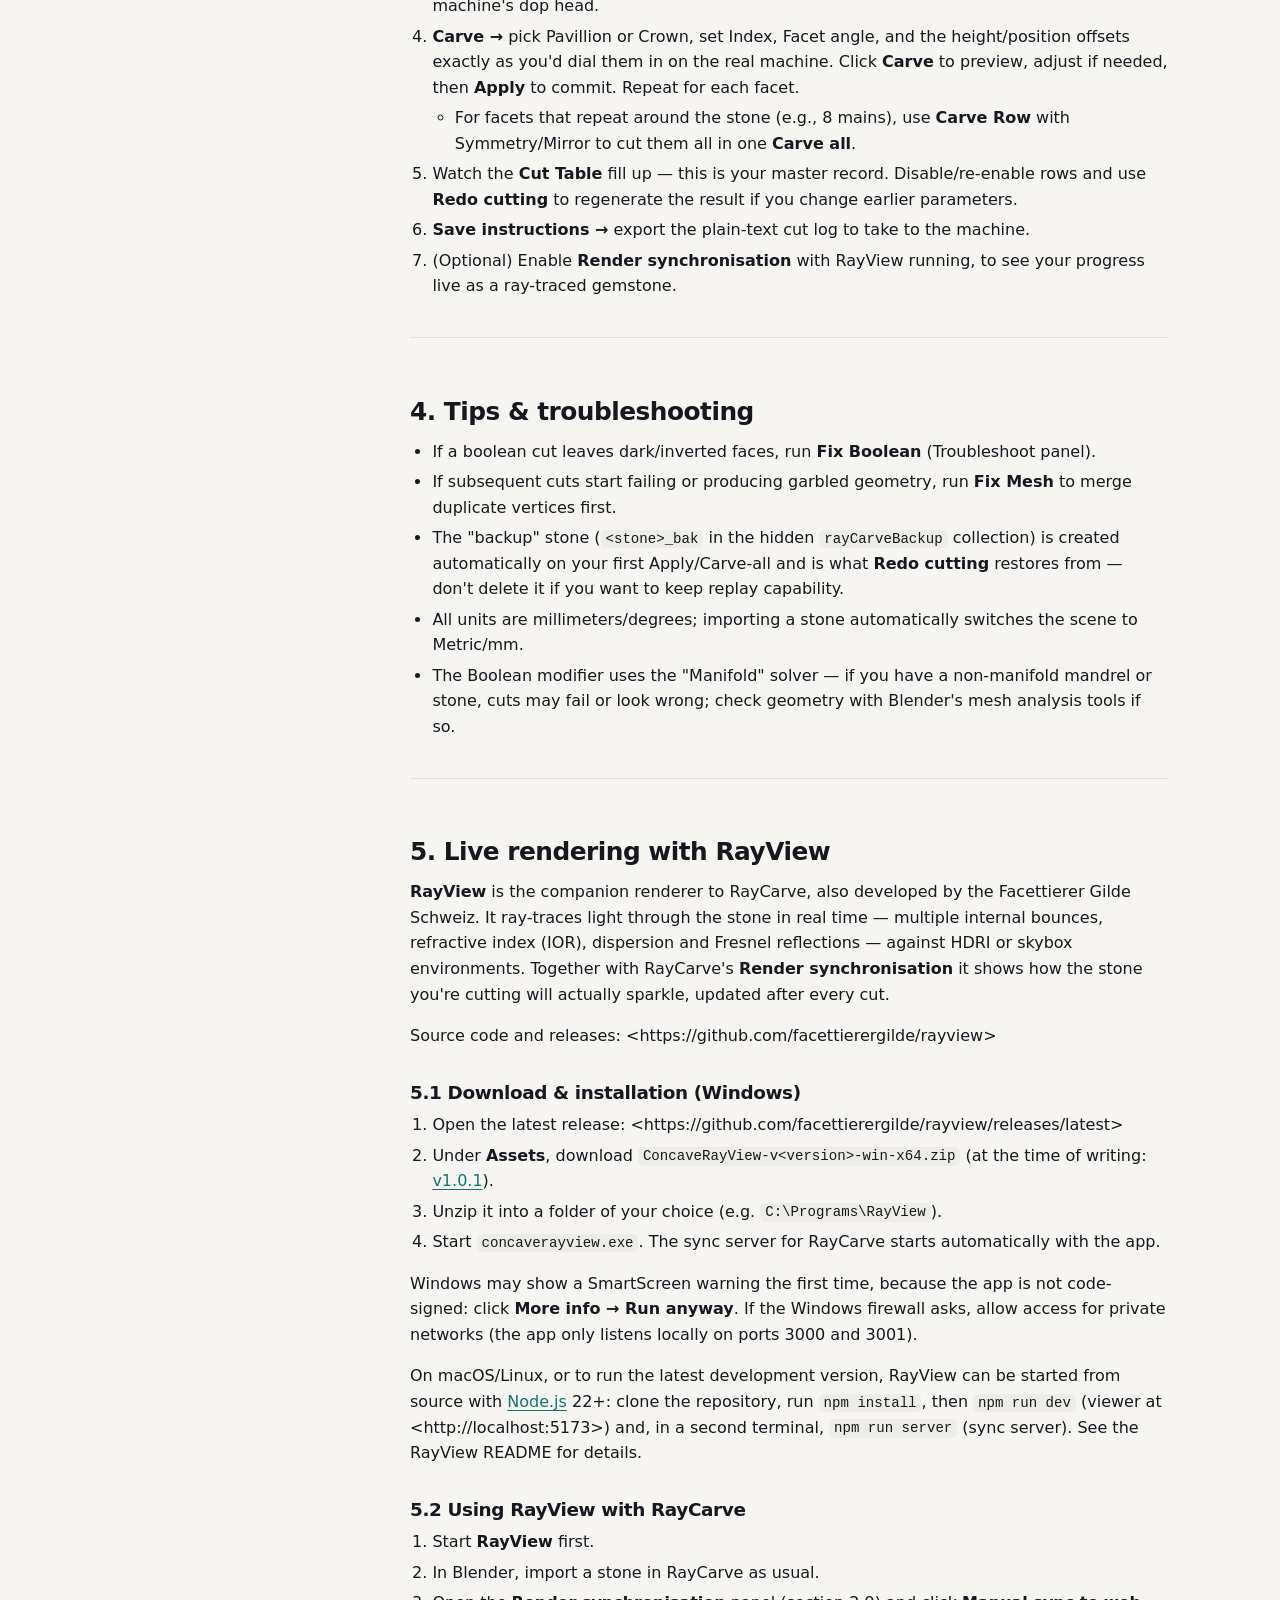
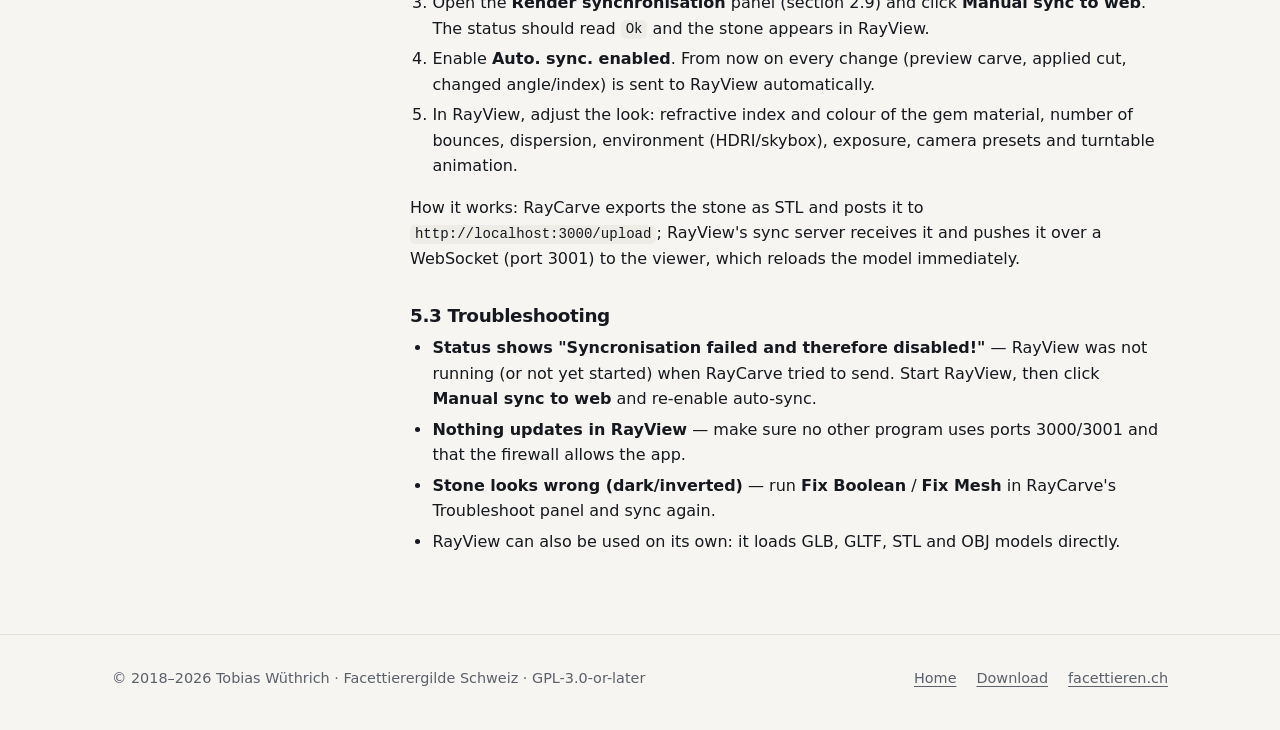
<file: website/manual/index.html>
<!doctype html>
<html lang="de" data-lang="de">
<head>
  <meta charset="utf-8">
  <meta name="viewport" content="width=device-width, initial-scale=1">
  <title>RayCarve – Handbuch / Manual</title>
  <meta name="description" content="RayCarve user manual – versioned, in German and English.">
  <meta name="site-root" content="../">
  <meta name="theme-color" content="#0b0f18">
  <link rel="icon" href="../assets/gem.svg" type="image/svg+xml">
  <link rel="stylesheet" href="../assets/style.css">
  <script>
    (function () {
      var l = new URLSearchParams(location.search).get("lang");
      try { l = l || localStorage.getItem("raycarve-lang"); } catch (e) {}
      if (l !== "de" && l !== "en") l = /^de\b/i.test(navigator.language || "") ? "de" : "en";
      document.documentElement.setAttribute("data-lang", l);
      document.documentElement.setAttribute("lang", l);
    })();
  </script>
</head>
<body>

<header class="site-header">
  <div class="wrap nav">
    <a class="brand" href="../"><img src="../assets/gem.svg" alt="" width="28" height="28">RayCarve</a>
    <nav class="nav-links" aria-label="Main">
      <a href="../#features"><span data-l="de">Funktionen</span><span data-l="en">Features</span></a>
      <a href="../#download">Download</a>
      <a href="./" aria-current="page"><span data-l="de">Handbuch</span><span data-l="en">Manual</span></a>
      <a href="../#gilde"><span data-l="de">Gilde</span><span data-l="en">Guild</span></a>
      <a href="../#kaffee"><span data-l="de">Kaffee spendieren</span><span data-l="en">Buy a coffee</span></a>
    </nav>
    <div class="lang-switch" role="group" aria-label="Language">
      <button type="button" data-set-lang="de" aria-pressed="false"><span>DE</span></button>
      <button type="button" data-set-lang="en" aria-pressed="false"><span>EN</span></button>
    </div>
  </div>
</header>

<div class="manual-bar">
  <div class="wrap">
    <h1><span data-l="de">Handbuch</span><span data-l="en">Manual</span></h1>
    <div class="controls">
      <label for="version-select">Version</label>
      <select id="version-select"><option>…</option></select>
    </div>
  </div>
</div>

<div class="wrap">
  <p class="notice" id="version-notice" hidden></p>
  <div class="manual-layout">
    <nav class="toc" aria-label="Contents">
      <details open>
        <summary><span data-l="de">Inhalt</span><span data-l="en">Contents</span></summary>
        <ul id="toc-list"></ul>
      </details>
    </nav>
    <article class="doc" id="doc">
      <noscript><p class="doc-status">This manual needs JavaScript. / Das Handbuch benötigt JavaScript.</p></noscript>
    </article>
  </div>
</div>

<footer class="site-footer">
  <div class="wrap row">
    <div>© 2018–2026 Tobias Wüthrich · Facettierergilde Schweiz · GPL-3.0-or-later</div>
    <nav aria-label="Footer">
      <a href="../"><span data-l="de">Startseite</span><span data-l="en">Home</span></a>
      <a href="../#download">Download</a>
      <a href="https://www.facettieren.ch" target="_blank" rel="noopener">facettieren.ch</a>
    </nav>
  </div>
</footer>

<script src="../assets/site.js" defer></script>
<script src="../assets/manual.js" defer></script>
</body>
</html>
</file>
<file: website/assets/style.css>
/* RayCarve website — shared styles (landing + manual) */

:root {
  --bg: #f6f5f1;
  --surface: #ffffff;
  --surface-2: #efede7;
  --ink: #15181e;
  --muted: #5a606b;
  --line: #e2dfd7;
  --accent: #0f766e;
  --accent-hover: #0b5f58;
  --accent-ink: #ffffff;
  --accent-2: #6d28d9;
  --accent-soft: rgba(15, 118, 110, .09);
  --code-bg: #eeece6;
  --hero-bg: #0b0f18;
  --hero-ink: #eef1f6;
  --hero-muted: #a3acbb;
  --shadow: 0 1px 2px rgba(20, 22, 28, .05), 0 8px 24px rgba(20, 22, 28, .06);
  --radius: 14px;
  --max: 1120px;
  --font: ui-sans-serif, system-ui, -apple-system, "Segoe UI", Roboto, "Helvetica Neue", Arial, sans-serif;
  --mono: ui-monospace, "SFMono-Regular", "Cascadia Code", Consolas, "Liberation Mono", monospace;
  color-scheme: light;
}

@media (prefers-color-scheme: dark) {
  :root {
    --bg: #0c1017;
    --surface: #131923;
    --surface-2: #19202c;
    --ink: #e7eaf0;
    --muted: #9aa3b2;
    --line: #242c39;
    --accent: #2dd4bf;
    --accent-hover: #5eead4;
    --accent-ink: #042420;
    --accent-2: #a78bfa;
    --accent-soft: rgba(45, 212, 191, .10);
    --code-bg: #1b2330;
    --hero-bg: #070a10;
    --shadow: 0 1px 2px rgba(0, 0, 0, .3), 0 8px 24px rgba(0, 0, 0, .25);
    color-scheme: dark;
  }
}

*, *::before, *::after { box-sizing: border-box; }
html { -webkit-text-size-adjust: 100%; scroll-behavior: smooth; scroll-padding-top: 76px; }
body {
  margin: 0;
  background: var(--bg);
  color: var(--ink);
  font: 16px/1.6 var(--font);
  -webkit-font-smoothing: antialiased;
}
img, svg { max-width: 100%; }
a { color: var(--accent); text-decoration-thickness: 1px; text-underline-offset: 3px; }
a:hover { color: var(--accent-hover); }
h1, h2, h3 { line-height: 1.15; letter-spacing: -0.02em; margin: 0 0 .5em; }
p { margin: 0 0 1em; }
code, kbd {
  font-family: var(--mono);
  font-size: .88em;
  background: var(--code-bg);
  border-radius: 5px;
  padding: .1em .35em;
}
:focus-visible { outline: 2px solid var(--accent); outline-offset: 2px; border-radius: 4px; }

/* ---- Language switching: elements carry data-l="de" / data-l="en" ---- */
html[data-lang="de"] [data-l="en"],
html[data-lang="en"] [data-l="de"] { display: none !important; }

.wrap { max-width: var(--max); margin: 0 auto; padding: 0 16px; }
@media (min-width: 720px) { .wrap { padding: 0 32px; } }

/* ---- Header ---- */
.site-header {
  position: sticky; top: 0; z-index: 20;
  background: color-mix(in srgb, var(--bg) 88%, transparent);
  backdrop-filter: saturate(1.4) blur(10px);
  -webkit-backdrop-filter: saturate(1.4) blur(10px);
  border-bottom: 1px solid var(--line);
}
.site-header.on-hero {
  background: color-mix(in srgb, var(--hero-bg) 80%, transparent);
  border-bottom-color: rgba(255, 255, 255, .08);
  color: var(--hero-ink);
}
.nav { display: flex; align-items: center; gap: 16px; height: 60px; }
.brand {
  display: flex; align-items: center; gap: 10px;
  font-weight: 700; font-size: 1.1rem; letter-spacing: -0.01em;
  color: inherit; text-decoration: none;
}
.brand img { width: 28px; height: 28px; }
.nav-links { display: none; gap: 22px; margin-left: auto; }
.nav-links a { color: inherit; opacity: .8; text-decoration: none; font-size: .95rem; }
.nav-links a:hover, .nav-links a[aria-current="page"] { opacity: 1; color: inherit; }
@media (min-width: 860px) { .nav-links { display: flex; } }
.lang-switch {
  margin-left: auto; display: inline-flex;
  border: 1px solid currentColor; border-radius: 999px; opacity: .85; overflow: hidden;
}
@media (min-width: 860px) { .lang-switch { margin-left: 8px; } }
.lang-switch button {
  font: 600 .78rem/1 var(--font); letter-spacing: .04em;
  padding: 6px 10px; border: 0; background: transparent; color: inherit; cursor: pointer;
}
.lang-switch button[aria-pressed="true"] { background: currentColor; }
.lang-switch button[aria-pressed="true"] span { color: var(--bg); }
.site-header.on-hero .lang-switch button[aria-pressed="true"] span { color: var(--hero-bg); }

/* ---- Buttons ---- */
.btn {
  display: inline-flex; align-items: center; justify-content: center; gap: 8px;
  padding: 12px 20px; min-height: 46px;
  border-radius: 10px; border: 1px solid transparent;
  font: 600 1rem/1.2 var(--font); text-decoration: none; cursor: pointer;
  transition: background .15s, border-color .15s, transform .15s;
}
.btn:active { transform: translateY(1px); }
.btn-primary { background: var(--accent); color: var(--accent-ink); }
.btn-primary:hover { background: var(--accent-hover); color: var(--accent-ink); }
.btn-ghost { border-color: currentColor; color: inherit; background: transparent; }
.btn-ghost:hover { color: inherit; background: rgba(127, 127, 127, .12); }
.btn svg { width: 18px; height: 18px; flex: none; }

/* ---- Hero ---- */
.hero {
  position: relative; overflow: hidden;
  background:
    radial-gradient(60% 70% at 78% 40%, rgba(45, 212, 191, .18), transparent 70%),
    radial-gradient(50% 60% at 95% 90%, rgba(124, 58, 237, .22), transparent 70%),
    var(--hero-bg);
  color: var(--hero-ink);
  margin-top: -61px; padding-top: 61px;
}
.hero-grid {
  display: grid; gap: 32px; align-items: center;
  padding-top: 48px; padding-bottom: 56px;
}
@media (min-width: 900px) {
  .hero-grid { grid-template-columns: 1.1fr .9fr; padding-top: 88px; padding-bottom: 96px; gap: 48px; }
}
.eyebrow {
  display: inline-flex; align-items: center; gap: 8px;
  font-size: .8rem; font-weight: 600; letter-spacing: .08em; text-transform: uppercase;
  color: #5eead4; margin-bottom: 18px;
}
.eyebrow::before { content: ""; width: 22px; height: 1px; background: currentColor; }
.hero h1 { font-size: clamp(2.6rem, 7vw, 4.4rem); font-weight: 800; margin-bottom: .3em; }
.hero h1 .grad {
  background: linear-gradient(100deg, #5eead4 0%, #a78bfa 90%);
  -webkit-background-clip: text; background-clip: text; color: transparent;
}
.hero .lead { font-size: clamp(1.08rem, 2.2vw, 1.3rem); color: var(--hero-muted); max-width: 34em; }
.hero .lead strong { color: var(--hero-ink); font-weight: 600; }
.hero-actions { display: flex; flex-wrap: wrap; gap: 12px; margin: 28px 0 18px; }
.hero .btn-primary { background: #2dd4bf; color: #042420; }
.hero .btn-primary:hover { background: #5eead4; color: #042420; }
.hero-meta { display: flex; flex-wrap: wrap; gap: 6px 18px; font-size: .88rem; color: var(--hero-muted); }
.hero-meta > span { display: inline-flex; align-items: center; white-space: pre; }
.hero-meta > span::before { content: ""; margin-right: 7px; width: 5px; height: 5px; border-radius: 50%; background: #5eead4; }
.hero-companion {
  margin-top: 28px; padding: 16px 18px; border-radius: 14px;
  border: 1px solid rgba(167, 139, 250, .35); background: rgba(167, 139, 250, .08);
  display: flex; flex-wrap: wrap; align-items: center; gap: 14px 20px; max-width: 36em;
}
.hero-companion .hc-text { flex: 1 1 16em; min-width: 0; }
.hero-companion .hc-title { font-weight: 700; display: flex; align-items: center; gap: 8px; flex-wrap: wrap; }
.hero-companion .hc-tag {
  font-size: .7rem; font-weight: 700; letter-spacing: .08em; text-transform: uppercase;
  color: #c4b5fd; border: 1px solid rgba(167, 139, 250, .45); border-radius: 999px; padding: 1px 8px;
}
.hero-companion p { margin: 4px 0 0; font-size: .92rem; color: var(--hero-muted); }
.hero-companion .hc-actions { display: flex; align-items: center; gap: 14px; flex-wrap: wrap; }
.btn-violet { background: #a78bfa; color: #1e1036; }
.btn-violet:hover { background: #c4b5fd; color: #1e1036; }
.hero-companion .hc-more { color: #c4b5fd; font-size: .92rem; white-space: nowrap; }
.hero-companion .hc-more:hover { color: #ddd6fe; }
.hero-art { position: relative; max-width: min(440px, 78vw); width: 100%; margin: 0 auto; }
.hero-art img { width: 100%; height: auto; display: block; filter: drop-shadow(0 30px 60px rgba(45, 212, 191, .25)); }
.hero-art .spark {
  position: absolute; width: 18px; height: 18px; color: #fff;
  animation: twinkle 3.2s ease-in-out infinite;
}
.hero-art .spark.s2 { animation-delay: 1.1s; width: 12px; height: 12px; }
.hero-art .spark.s3 { animation-delay: 2.1s; width: 14px; height: 14px; }
@keyframes twinkle { 0%, 100% { opacity: 0; transform: scale(.4) rotate(0); } 45% { opacity: 1; transform: scale(1) rotate(45deg); } }
@media (prefers-reduced-motion: reduce) { .hero-art .spark { animation: none; opacity: .8; } html { scroll-behavior: auto; } }

/* ---- Sections ---- */
section { padding: 64px 0; }
@media (min-width: 900px) { section { padding: 88px 0; } }
.section-head { max-width: 46em; margin-bottom: 36px; }
.section-head .kicker {
  font-size: .8rem; font-weight: 700; letter-spacing: .08em; text-transform: uppercase; color: var(--accent);
}
.section-head h2 { font-size: clamp(1.7rem, 3.6vw, 2.4rem); margin: 8px 0 12px; }
.section-head p { color: var(--muted); font-size: 1.08rem; }
.alt { background: var(--surface-2); border-top: 1px solid var(--line); border-bottom: 1px solid var(--line); }

/* Feature cards */
.features { display: grid; gap: 16px; grid-template-columns: 1fr; }
@media (min-width: 640px) { .features { grid-template-columns: repeat(2, 1fr); } }
@media (min-width: 1000px) { .features { grid-template-columns: repeat(3, 1fr); } }
.card {
  background: var(--surface); border: 1px solid var(--line); border-radius: var(--radius);
  padding: 22px; box-shadow: var(--shadow);
}
.feature .icon {
  width: 42px; height: 42px; border-radius: 10px; display: grid; place-items: center;
  background: var(--accent-soft); color: var(--accent); margin-bottom: 14px;
}
.feature .icon svg { width: 22px; height: 22px; }
.feature h3 { font-size: 1.08rem; margin-bottom: 6px; }
.feature p { color: var(--muted); margin: 0; font-size: .96rem; }

/* Steps */
.steps { counter-reset: step; list-style: none; padding: 0; margin: 0; display: grid; gap: 14px; }
@media (min-width: 900px) { .steps { grid-template-columns: repeat(5, 1fr); } }
.steps li {
  counter-increment: step; position: relative;
  padding: 20px 18px 18px; background: var(--surface); border: 1px solid var(--line); border-radius: var(--radius);
}
.steps li::before {
  content: counter(step, decimal-leading-zero);
  display: block; font: 700 .85rem/1 var(--mono); color: var(--accent); margin-bottom: 10px;
}
.steps h3 { font-size: 1rem; margin-bottom: 4px; }
.steps p { font-size: .92rem; color: var(--muted); margin: 0; }

/* Download */
.download-grid { display: grid; gap: 20px; }
@media (min-width: 900px) { .download-grid { grid-template-columns: 1fr 1fr; align-items: start; } }
.dl-card { padding: 28px; }
.dl-card .version { font: 700 2.2rem/1 var(--font); letter-spacing: -0.02em; margin: 6px 0 4px; }
.dl-card .sub { color: var(--muted); font-size: .92rem; margin-bottom: 20px; }
.dl-card .btn { width: 100%; }
.facts { list-style: none; padding: 0; margin: 20px 0 0; display: grid; gap: 8px; font-size: .92rem; }
.facts li { display: flex; justify-content: space-between; gap: 12px; border-top: 1px solid var(--line); padding-top: 8px; }
.facts li span:first-child { color: var(--muted); }
.install ol { padding-left: 1.3em; margin: 0; }
.install li { margin-bottom: 10px; }
.install li::marker { color: var(--accent); font-weight: 700; }
.older { margin-top: 14px; font-size: .9rem; color: var(--muted); }

/* Guild + coffee */
.guild-grid { display: grid; gap: 20px; }
@media (min-width: 900px) { .guild-grid { grid-template-columns: 1.25fr .75fr; align-items: stretch; } }
.guild-card { padding: 28px; }
.guild-card .facts-inline { display: flex; flex-wrap: wrap; gap: 8px; margin: 18px 0 22px; }
.pill {
  display: inline-block; font-size: .82rem; padding: 4px 10px; border-radius: 999px;
  background: var(--accent-soft); color: var(--accent); font-weight: 600;
}
.coffee {
  padding: 28px; display: flex; flex-direction: column;
  background:
    radial-gradient(90% 80% at 100% 0%, rgba(245, 158, 11, .16), transparent 60%),
    var(--surface);
}
.coffee .cup { width: 48px; height: 48px; color: #d97706; margin-bottom: 12px; }
.coffee h3 { font-size: 1.35rem; }
.coffee p { color: var(--muted); }
.coffee .btn-paypal { background: #ffc439; color: #111; margin-top: auto; }
.coffee .btn-paypal:hover { background: #f2b52e; color: #111; }
.coffee .addr {
  display: flex; align-items: center; justify-content: space-between; gap: 8px;
  margin-top: 12px; padding: 8px 8px 8px 12px; border: 1px dashed var(--line); border-radius: 10px;
  font-family: var(--mono); font-size: .9rem; word-break: break-all;
}
.copy-btn {
  flex: none; font: 600 .8rem/1 var(--font); padding: 8px 10px; border-radius: 8px;
  border: 1px solid var(--line); background: var(--surface-2); color: var(--ink); cursor: pointer;
}

/* Footer */
.site-footer { border-top: 1px solid var(--line); padding: 32px 0 40px; color: var(--muted); font-size: .9rem; }
.site-footer .row { display: flex; flex-wrap: wrap; gap: 12px 28px; justify-content: space-between; align-items: center; }
.site-footer a { color: inherit; }
.site-footer nav { display: flex; flex-wrap: wrap; gap: 8px 20px; }

/* ---- Manual page ---- */
.manual-bar {
  border-bottom: 1px solid var(--line); background: var(--surface);
}
.manual-bar .wrap { display: flex; flex-wrap: wrap; align-items: center; gap: 12px 20px; padding-top: 14px; padding-bottom: 14px; }
.manual-bar h1 { font-size: 1.3rem; margin: 0; }
.manual-bar .controls { display: flex; align-items: center; gap: 10px; margin-left: auto; }
.manual-bar label { font-size: .85rem; color: var(--muted); }
.manual-bar select {
  font: 500 .95rem var(--font); padding: 7px 30px 7px 10px; border-radius: 8px;
  border: 1px solid var(--line); background: var(--bg); color: var(--ink);
}
.notice {
  margin: 20px 0 0; padding: 12px 16px; border-radius: 10px;
  background: rgba(217, 119, 6, .1); border: 1px solid rgba(217, 119, 6, .3); font-size: .95rem;
}
.manual-layout { display: grid; gap: 32px; padding: 28px 0 64px; }
@media (min-width: 980px) { .manual-layout { grid-template-columns: 250px minmax(0, 1fr); gap: 48px; } }
.toc { font-size: .92rem; }
.toc details { background: var(--surface); border: 1px solid var(--line); border-radius: 10px; padding: 10px 14px; }
.toc summary { cursor: pointer; font-weight: 600; }
@media (min-width: 980px) {
  .toc { position: sticky; top: 84px; align-self: start; max-height: calc(100vh - 100px); overflow: auto; }
  .toc details { background: none; border: 0; padding: 0; }
  .toc summary { pointer-events: none; list-style: none; font-size: .78rem; letter-spacing: .08em; text-transform: uppercase; color: var(--muted); margin-bottom: 8px; }
  .toc summary::-webkit-details-marker { display: none; }
}
.toc ul { list-style: none; padding: 0; margin: 8px 0 0; }
.toc li a { display: block; padding: 4px 0 4px 12px; color: var(--muted); text-decoration: none; border-left: 2px solid var(--line); }
.toc li.l3 a { padding-left: 24px; font-size: .88rem; }
.toc li a:hover { color: var(--ink); }
.toc li a.active { color: var(--accent); border-left-color: var(--accent); }

.doc { max-width: 760px; min-width: 0; }
.doc h1 { font-size: clamp(1.9rem, 4vw, 2.5rem); }
.doc h2 { font-size: 1.55rem; margin-top: 2em; padding-top: .4em; }
.doc h3 { font-size: 1.15rem; margin-top: 1.8em; }
.doc hr { border: 0; border-top: 1px solid var(--line); margin: 2.4em 0; }
.doc ul, .doc ol { padding-left: 1.4em; margin: 0 0 1em; }
.doc li { margin: .3em 0; }
.doc li > ul, .doc li > ol { margin: .3em 0 0; }
.doc .table-scroll { overflow-x: auto; margin: 0 0 1.2em; border: 1px solid var(--line); border-radius: 10px; }
.doc table { border-collapse: collapse; width: 100%; font-size: .94rem; }
.doc th, .doc td { text-align: left; padding: 9px 12px; border-bottom: 1px solid var(--line); vertical-align: top; }
.doc th { background: var(--surface-2); font-weight: 600; }
.doc tr:last-child td { border-bottom: 0; }
.doc blockquote { margin: 0 0 1em; padding: 10px 16px; border-left: 3px solid var(--accent); background: var(--accent-soft); border-radius: 0 8px 8px 0; }
.doc .anchor { opacity: 0; margin-left: 8px; text-decoration: none; font-weight: 400; }
.doc h2:hover .anchor, .doc h3:hover .anchor { opacity: .6; }
.doc-status { color: var(--muted); padding: 40px 0; }
</file>
